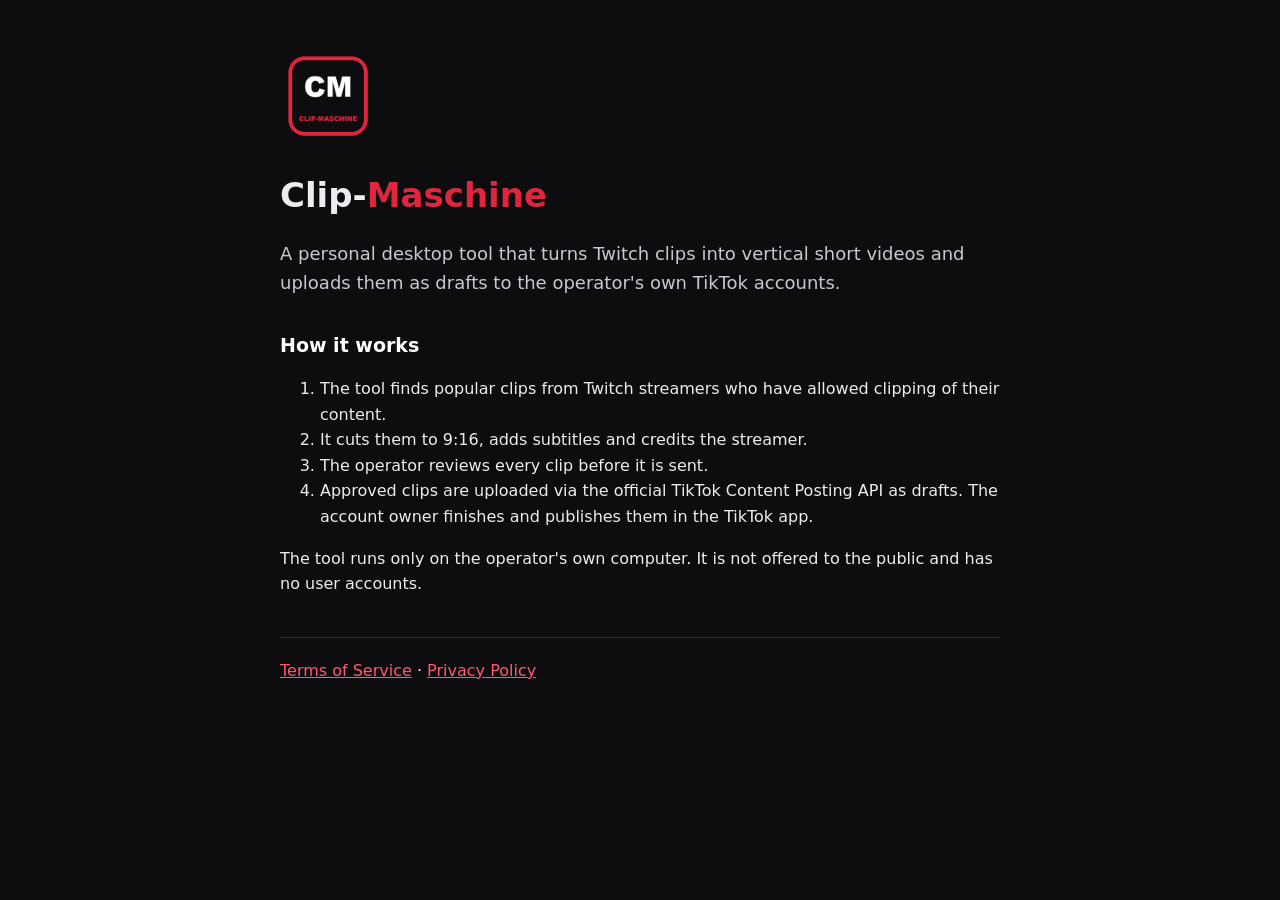
<file: index.html>
<!doctype html>
<html lang="en">
<head>
<meta charset="utf-8">
<meta name="viewport" content="width=device-width,initial-scale=1">
<title>Clip-Maschine</title>
<link rel="stylesheet" href="style.css">
</head>
<body>
<main>
  <img src="icon.png" alt="" class="logo">
  <h1>Clip-<b>Maschine</b></h1>
  <p class="lead">A personal desktop tool that turns Twitch clips into vertical short videos and uploads them as drafts to the operator's own TikTok accounts.</p>
  <h2>How it works</h2>
  <ol>
    <li>The tool finds popular clips from Twitch streamers who have allowed clipping of their content.</li>
    <li>It cuts them to 9:16, adds subtitles and credits the streamer.</li>
    <li>The operator reviews every clip before it is sent.</li>
    <li>Approved clips are uploaded via the official TikTok Content Posting API as drafts. The account owner finishes and publishes them in the TikTok app.</li>
  </ol>
  <p>The tool runs only on the operator's own computer. It is not offered to the public and has no user accounts.</p>
  <nav><a href="terms.html">Terms of Service</a> · <a href="privacy.html">Privacy Policy</a></nav>
</main>
</body>
</html>
</file>
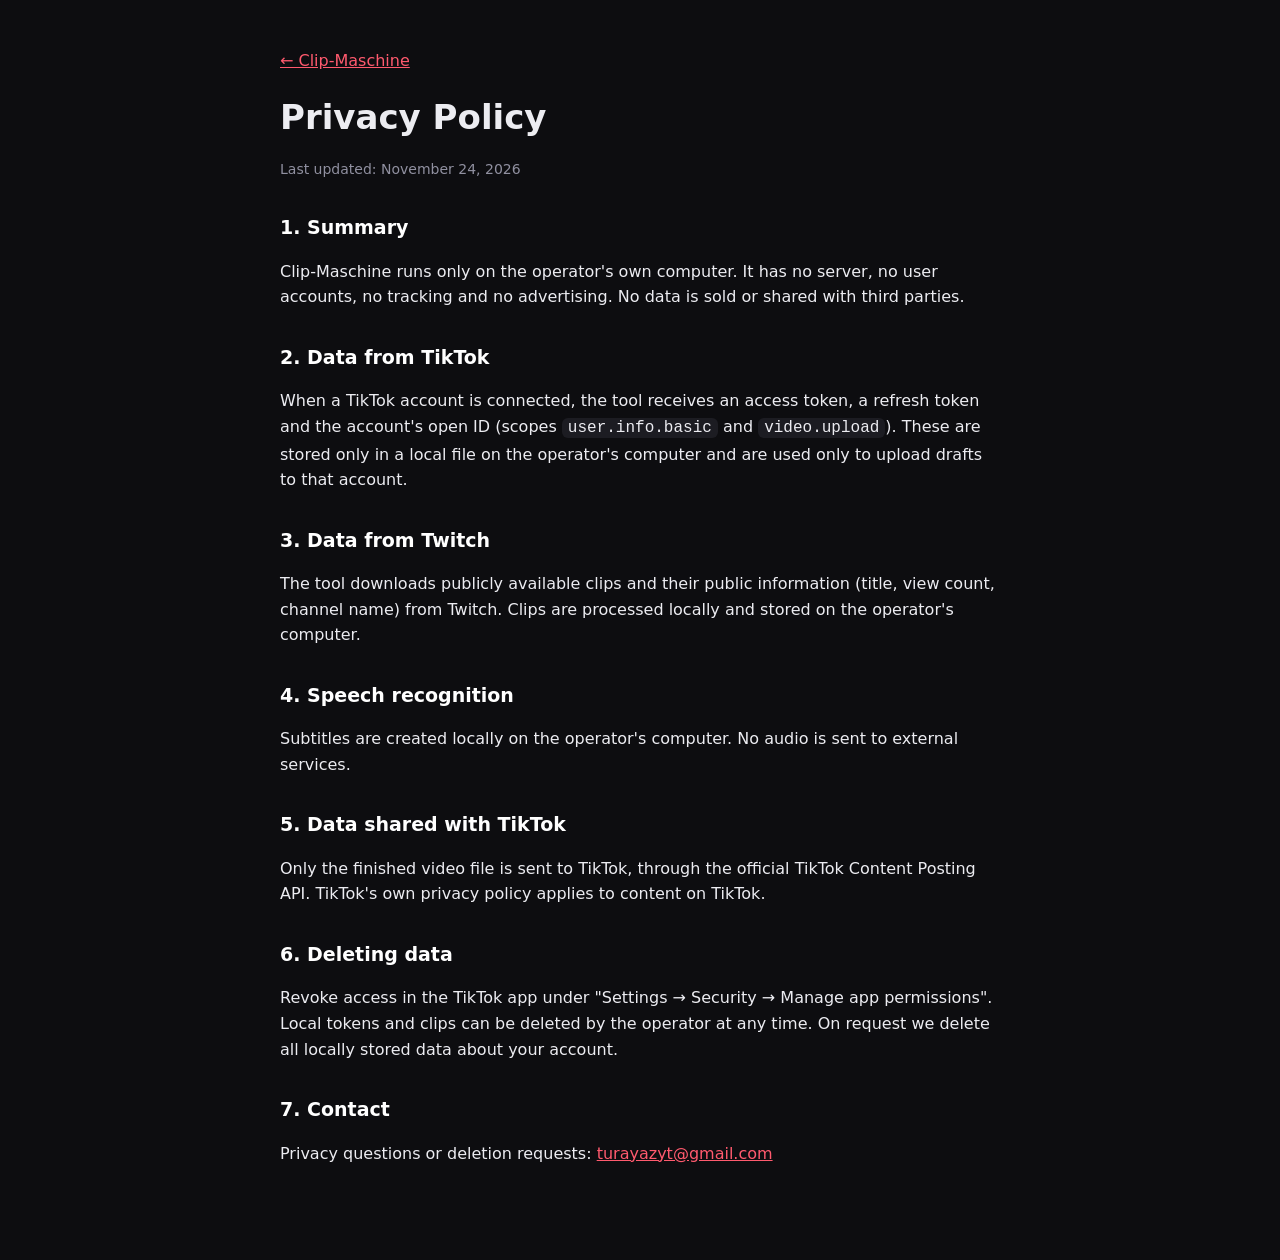
<file: privacy.html>
<!doctype html>
<html lang="en">
<head>
<meta charset="utf-8">
<meta name="viewport" content="width=device-width,initial-scale=1">
<title>Privacy Policy – Clip-Maschine</title>
<link rel="stylesheet" href="style.css">
</head>
<body>
<main>
  <a href="index.html">← Clip-Maschine</a>
  <h1>Privacy Policy</h1>
  <p class="stand">Last updated: November 24, 2026</p>

  <h2>1. Summary</h2>
  <p>Clip-Maschine runs only on the operator's own computer. It has no server, no user accounts, no tracking and no advertising. No data is sold or shared with third parties.</p>

  <h2>2. Data from TikTok</h2>
  <p>When a TikTok account is connected, the tool receives an access token, a refresh token and the account's open ID (scopes <code>user.info.basic</code> and <code>video.upload</code>). These are stored only in a local file on the operator's computer and are used only to upload drafts to that account.</p>

  <h2>3. Data from Twitch</h2>
  <p>The tool downloads publicly available clips and their public information (title, view count, channel name) from Twitch. Clips are processed locally and stored on the operator's computer.</p>

  <h2>4. Speech recognition</h2>
  <p>Subtitles are created locally on the operator's computer. No audio is sent to external services.</p>

  <h2>5. Data shared with TikTok</h2>
  <p>Only the finished video file is sent to TikTok, through the official TikTok Content Posting API. TikTok's own privacy policy applies to content on TikTok.</p>

  <h2>6. Deleting data</h2>
  <p>Revoke access in the TikTok app under "Settings → Security → Manage app permissions". Local tokens and clips can be deleted by the operator at any time. On request we delete all locally stored data about your account.</p>

  <h2>7. Contact</h2>
  <p>Privacy questions or deletion requests: <a href="mailto:turayazyt@gmail.com">turayazyt@gmail.com</a></p>
</main>
</body>
</html>
</file>
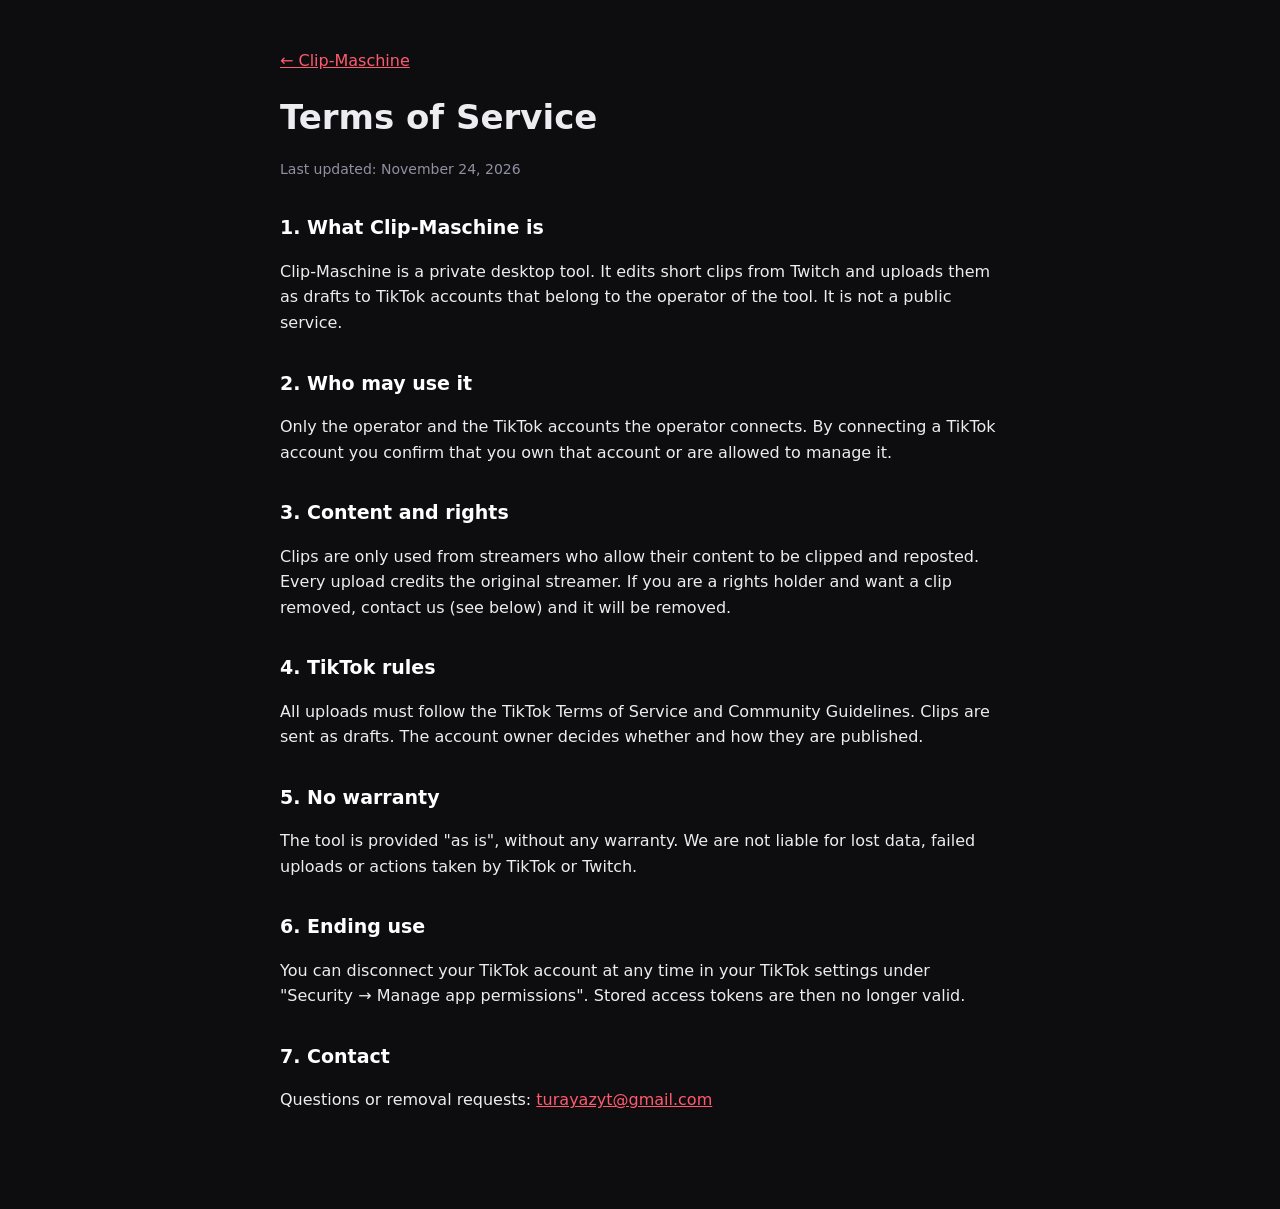
<file: terms.html>
<!doctype html>
<html lang="en">
<head>
<meta charset="utf-8">
<meta name="viewport" content="width=device-width,initial-scale=1">
<title>Terms of Service – Clip-Maschine</title>
<link rel="stylesheet" href="style.css">
</head>
<body>
<main>
  <a href="index.html">← Clip-Maschine</a>
  <h1>Terms of Service</h1>
  <p class="stand">Last updated: November 24, 2026</p>

  <h2>1. What Clip-Maschine is</h2>
  <p>Clip-Maschine is a private desktop tool. It edits short clips from Twitch and uploads them as drafts to TikTok accounts that belong to the operator of the tool. It is not a public service.</p>

  <h2>2. Who may use it</h2>
  <p>Only the operator and the TikTok accounts the operator connects. By connecting a TikTok account you confirm that you own that account or are allowed to manage it.</p>

  <h2>3. Content and rights</h2>
  <p>Clips are only used from streamers who allow their content to be clipped and reposted. Every upload credits the original streamer. If you are a rights holder and want a clip removed, contact us (see below) and it will be removed.</p>

  <h2>4. TikTok rules</h2>
  <p>All uploads must follow the TikTok Terms of Service and Community Guidelines. Clips are sent as drafts. The account owner decides whether and how they are published.</p>

  <h2>5. No warranty</h2>
  <p>The tool is provided "as is", without any warranty. We are not liable for lost data, failed uploads or actions taken by TikTok or Twitch.</p>

  <h2>6. Ending use</h2>
  <p>You can disconnect your TikTok account at any time in your TikTok settings under "Security → Manage app permissions". Stored access tokens are then no longer valid.</p>

  <h2>7. Contact</h2>
  <p>Questions or removal requests: <a href="mailto:turayazyt@gmail.com">turayazyt@gmail.com</a></p>
</main>
</body>
</html>
</file>
<file: style.css>
body { margin: 0; background: #0d0d10; color: #ececf1; font: 16px/1.6 system-ui, "Segoe UI", sans-serif; }
main { max-width: 720px; margin: 0 auto; padding: 48px 24px 80px; }
.logo { width: 96px; border-radius: 22px; }
h1 { font-size: 34px; margin: 16px 0 8px; } h1 b { color: #e0263c; }
h2 { font-size: 19px; margin-top: 32px; color: #fff; }
.lead { font-size: 18px; color: #c8c8d2; }
.stand { color: #9090a0; font-size: 14px; }
a { color: #ff5a6e; }
nav { margin-top: 40px; padding-top: 20px; border-top: 1px solid #2a2a33; }
code { background: #1c1c22; padding: 1px 6px; border-radius: 6px; }
</file>
